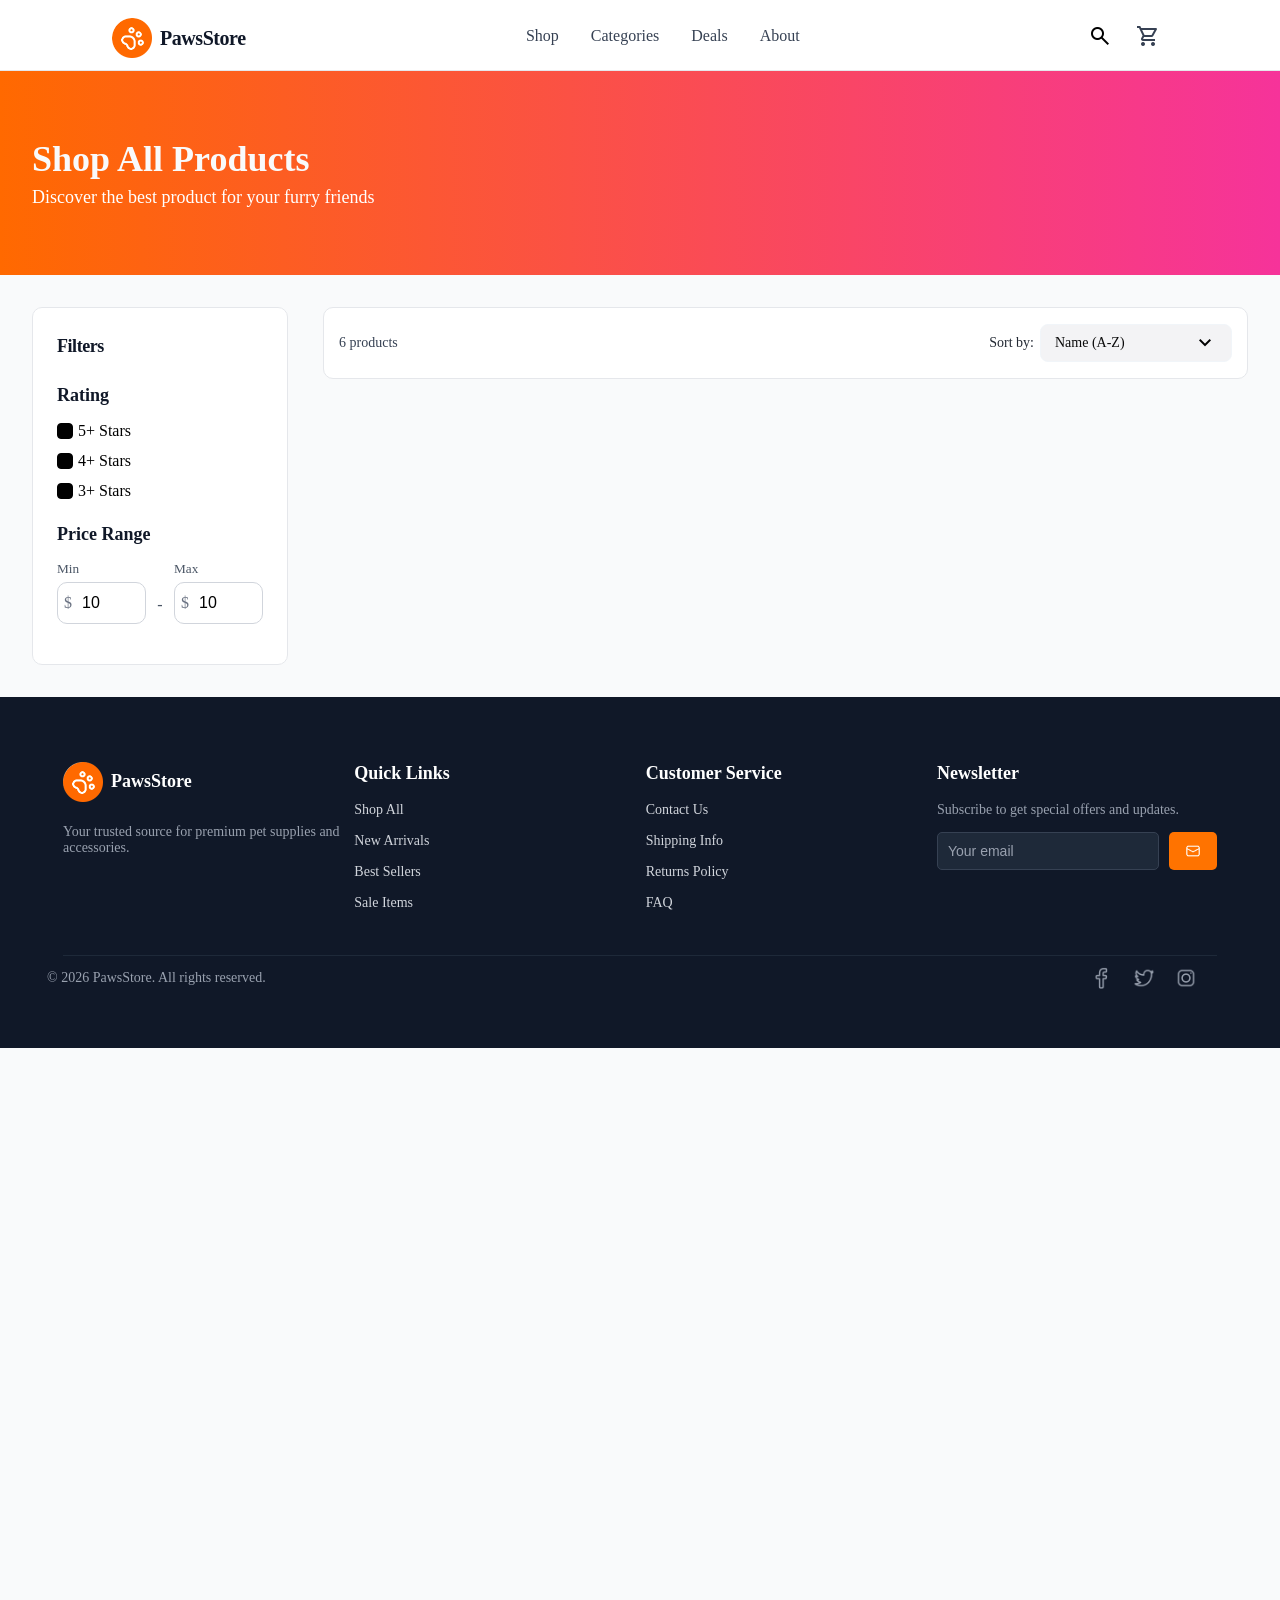
<file: index.html>
<!DOCTYPE html>
<html>
    <head>  
        <meta http-equiv="refresh" content="0; url=./about_page.html">
    </head>
    <body>  
        <p> перенаправление на <a href="./about_page.html">страницу </a>...</p>
    </body>
</html>
</file>
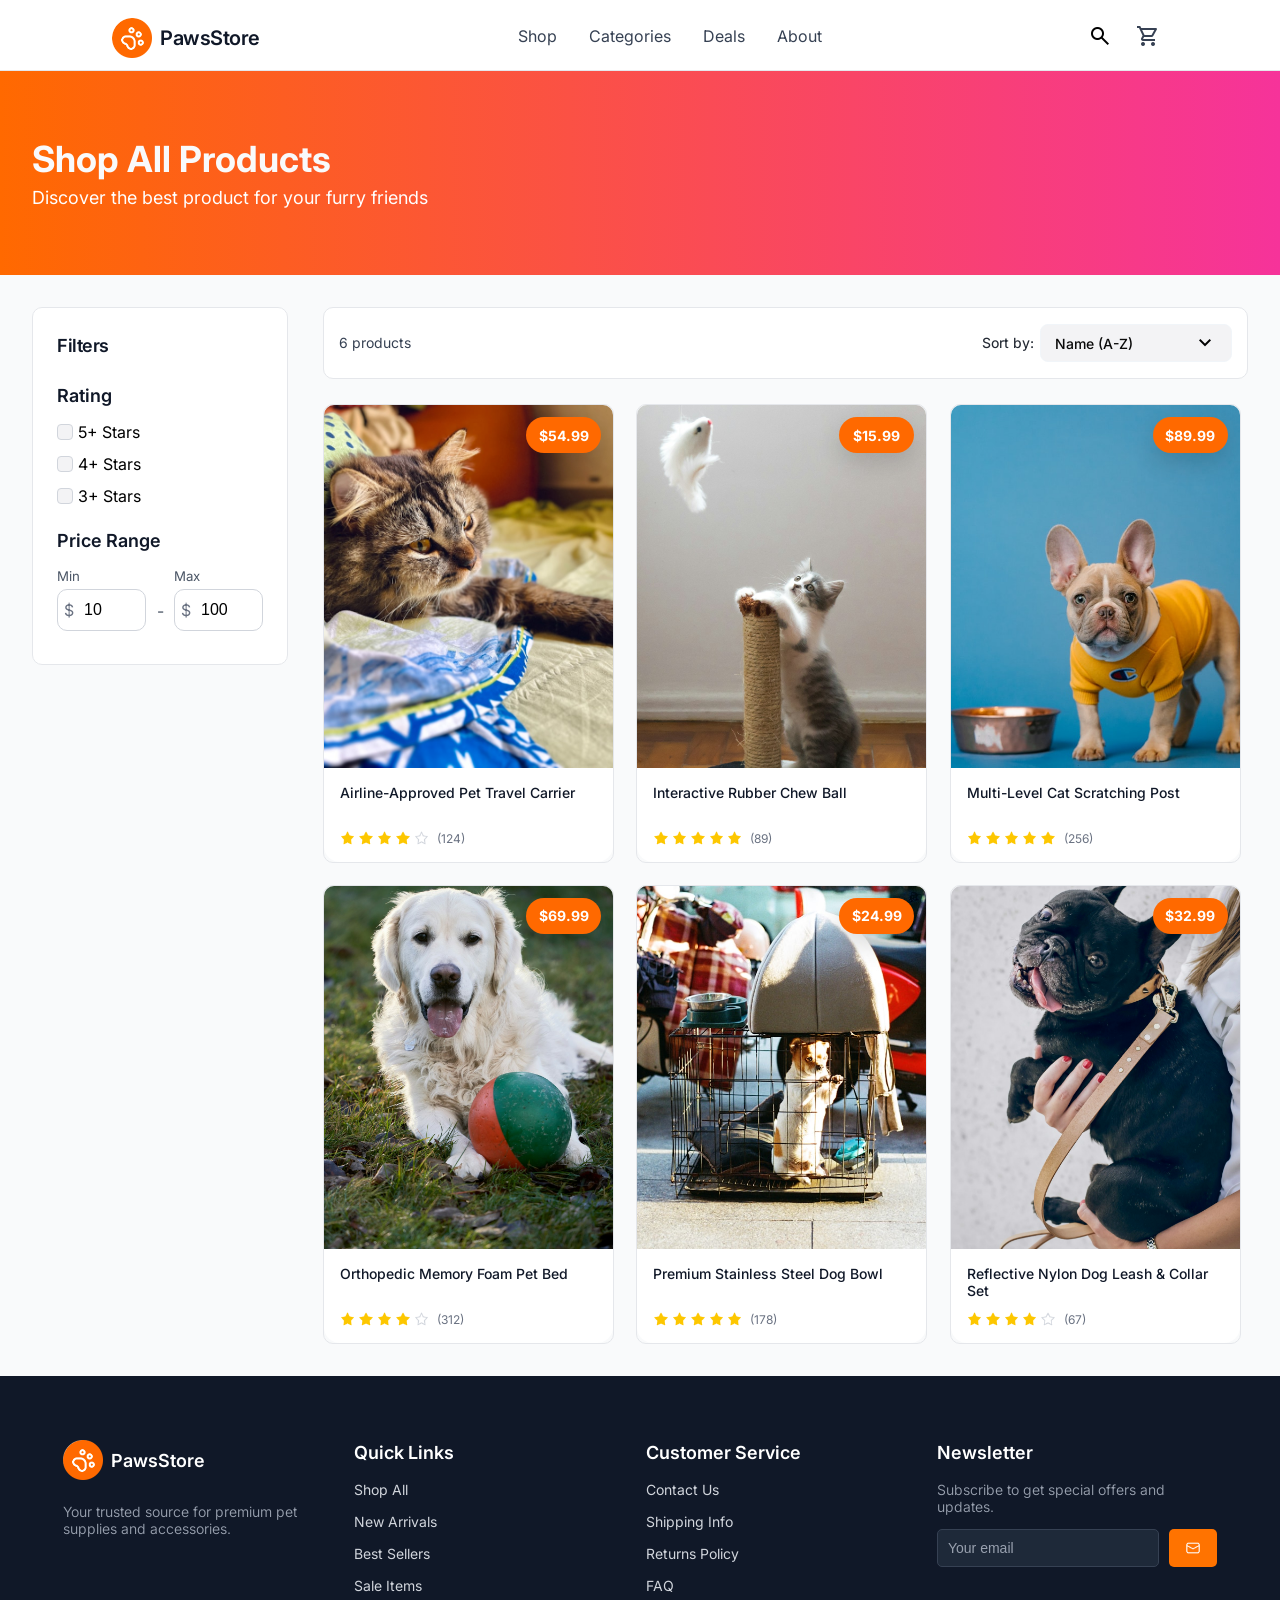
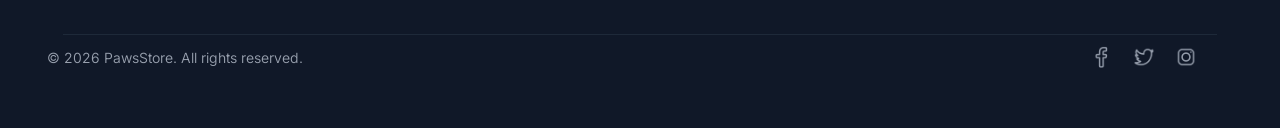
<file: about_page.html>
<!DOCTYPE html>
<html lang="en">
<head>
    <meta charset="UTF-8">
    <meta name="viewport" content="width=device-width, initial-scale=1.0">
    <title>About us</title>
    <link rel="stylesheet" href="main.css">
    <link rel="stylesheet" href="https://fonts.googleapis.com/css2?family=Material+Symbols+Outlined:opsz,wght,FILL,GRAD@20..48,100..700,0..1,-50..200" />
</head>
<body>
   <header>
    <div class="container">
        <div class="heder">
            <div class="logo">
                <a class="logo_link" href="about_page.html">
                    <img class="logo_img" src="img/logo.png" alt="Paws Store">
                    <h3 class="logo_text">PawsStore</h3>
                </a>
            </div>
            <div class="menu">
                <a href="about_page.html">Shop</a>
                <a href="about_page.html">Categories</a>
                <a href="about_page.html">Deals</a>
                <a href="about_page.html">About</a>
            </div>
            <div class="basket_search">
                <button class="header_btm search-btn">
                    <span class="material-symbols-outlined">search</span>
                </button>
                <div class="cart-icon-wrapper">
                    <a class="header_btm cart-link" href="shoping_bag.html">
                        <span class="material-symbols-outlined">shopping_cart</span>
                    </a>
                    <span class="cart-counter" style="display: none;">0</span>
                </div>
                <button class="burger_icon" style="display: none;" >
                    <span class="material-symbols-outlined">menu</span>
                </button>
            </div>
        </div>
        </div>
    </div>
    <div class="menu-sml">
            <a href="about_page.html">Shop</a>
            <a href="about_page.html">Categories</a>
            <a href="about_page.html">Deals</a>
            <a href="/about_page.html">About</a>
        </div>
</header>
    <main>
        <div class="headline">
                <div class="container">
                    <div class="slogans">
                         <h1 class="big_slogan">Shop All Products</h1>
                         <h3 class="small_slogan">Discover the best product for your furry friends</h3>
                    </div>
                </div>
            </div>
        <div class="container">
          <div class="main" id="main">
            <div class="filter">
                <p class="filters">Filters</p>
                <div class="set_cnt">
                    <form class="sort_by_rating">
                        <p class="name_of_block">Rating</p>
                        <div class="star_lines">
                            <div class="rating_checkbox">
                                <input class="checkbox" type="checkbox" id="stars5" name="rating5" checked />
                                <label class="lbl" for="stars5">5+ Stars</label>
                            </div>
                            <div class="rating_checkbox">
                                <input class="checkbox" type="checkbox" id="stars4" name="rating4" checked />
                                <label class="lbl" for="stars4">4+ Stars</label>
                            </div>
                            <div class="rating_checkbox">
                                <input class="checkbox" type="checkbox" id="stars3" name="rating3" checked />
                                <label class="lbl" for="stars3">3+ Stars</label>
                            </div>
                        </div>
                    </form>
                    
                    <div class="price_range">
                        <p class="name_of_block">Price Range</p>
                        <div class="min_max">
                            <div class="minmax">
                                <h5>Min</h5>
                                <div class="box">
                                    <div class="btm1">
                                        <p class="dollar">$</p>
                                        <input class="input_num" type="number" step="1" min="0" max="100" value="10">
                                    </div>
                                </div>
                            </div>
                            <p class="tire"> - </p>
                            <div class="minmax">
                                <h5>Max</h5>
                                <div class="box">
                                    <div class="btm1">
                                        <p class="dollar">$</p>
                                        <input class="input_num" type="number" step="1" min="0" max="100" value="10">
                                    </div>
                                </div>
                            </div>
                        </div>
                    </div>
                </div>
            </div>
           <div class="sort_line_"><div class="sort_line">

            <div class="filters_line">
                <button class="filters_btm">
                  <img src="img/фильтры.png">
                  <p>Filters</p>
                </button>
                <p class="product_in_all">6 products</p>
              </div>
            <div class="sort_by">
            <p>Sort by:</p>
            <div class="custom-select">
            <div class="select-selected">
                <h5>Name (A-Z)</h5>
                <span class="material-symbols-outlined select-arrow">keyboard_arrow_down</span>
            </div>
            <div class="select-items">
                <div class="select-items-wrapper">
                    <div class="select-option" data-value="name-az">
                        <p>Name (A-Z)</p>
                        <span class="material-symbols-outlined check-icon">check</span>
                    </div>
                    <div class="select-option" data-value="name-za">
                        <p>Name (Z-A)</p>
                        <span class="material-symbols-outlined check-icon">check</span>
                    </div>
                    <div class="select-option" data-value="price-low">
                        <p>Price (Low-High)</p>
                        <span class="material-symbols-outlined check-icon">check</span>
                    </div>
                    <div class="select-option" data-value="price-high">
                        <p>Price (High-Low)</p>
                        <span class="material-symbols-outlined check-icon">check</span>
                    </div>
                </div>
            </div>
             </div>
              </div>
           </div>
            <div class="filter_o">
                <div class="filter_head">
                    <p class="filters">Filters</p>
                    <button class="close"><img src="img/icons8-крест-48.png"></button>
                </div>
                <div class="set_cnt">
                    <form class="sort_by_rating">
                        <p class="name_of_block">Rating</p>
                        <div class="star_lines">
                            <div class="rating_checkbox">
                                <input class="checkbox" type="checkbox" id="stars5" name="rating5" checked />
                                <label class="lbl" for="stars5">5+ Stars</label>
                            </div>
                            <div class="rating_checkbox">
                                <input class="checkbox" type="checkbox" id="stars4" name="rating4" checked />
                                <label class="lbl" for="stars4">4+ Stars</label>
                            </div>
                            <div class="rating_checkbox">
                                <input class="checkbox" type="checkbox" id="stars3" name="rating3" checked />
                                <label class="lbl" for="stars3">3+ Stars</label>
                            </div>
                        </div>
                    </form>
                    
                    <div class="price_range">
                        <p class="name_of_block">Price Range</p>
                        <div class="min_max">
                            <div class="minmax">
                                <h5>Min</h5>
                                <div class="box">
                                    <div class="btm1">
                                        <p class="dollar">$</p>
                                        <input class="input_num" type="number" step="1" min="0" max="100" value="10">
                                    </div>
                                </div>
                            </div>
                            <p class="tire"> - </p>
                            <div class="minmax">
                                <h5>Max</h5>
                                <div class="box">
                                    <div class="btm1">
                                        <p class="dollar">$</p>
                                        <input class="input_num" type="number" step="1" min="0" max="100" value="10">
                                    </div>
                                </div>
                            </div>
                        </div>
                    </div>
                </div>
              </div></div>
            
            <div class="card_holder"></div>
          </div>
        </div>
    </main>
    <footer>
        <div class="container_footer">
            <div class="footer_flex">
            <div class="footer_box">
                <div class="lg">
                    <div class="logo">
                <a class="logo_link" href="about_page.html">
                    <img class="logo_img" src="img/logo.png" alt="Paws Store">
                    <h3>PawsStore</h3>
                </a>
            </div>
                    <p>Your trusted source for premium pet supplies and accessories.</p>
                </div>
            </div>
            
                <div class="footer_box">
                    <h3>Quick Links</h3>
                    <ul>
                        <li><a tabindex="0" href="about_page.html">Shop All</a></li>
                        <li><a tabindex="0" href="about_page.html">New Arrivals</a></li>
                        <li><a tabindex="0"href="about_page.html">Best Sellers</a></li>
                        <li><a tabindex="0"href="about_page.html">Sale Items</a></li>
                    </ul>
                </div>
                
                <div class="footer_box">
                    <h3>Customer Service</h3>
                    <ul>
                        <li><a tabindex="0"href="about_page.html">Contact Us</a></li>
                        <li><a tabindex="0"href="about_page.html">Shipping Info</a></li>
                        <li><a tabindex="0"href="about_page.html">Returns Policy</a></li>
                        <li><a tabindex="0"href="about_page.html">FAQ</a></li>
                    </ul>
                </div>
            
            <div class="footer_box">
                <h3>Newsletter</h3>
                <p>Subscribe to get special offers and updates.</p>
                <div class="letter_field">
                    <input class type="email" id="email" name="email" placeholder="Your email">
                    <button class="subscribe"><img class="letter_btn" src="img/icons8-новый-пост-100.png" alt="Subscribe"></button>
                </div>
            </div>
            </div>
           <div class="bottom">
                <p>© 2026 PawsStore. All rights reserved.</p>
    <div class="social_media">
        <a class="social_link" href="about_page.html">
            <img class="icon_sm default" src="img/icons8-facebook-100.png" alt="Facebook">
            <img class="icon_sm hover" src="img/icons8-facebook-100-2.png" alt="Facebook">
        </a>
        <a class="social_link" href="about_page.html">
            <img class="icon_sm default" src="img/icons8-твиттер-100.png" alt="Twitter">
            <img class="icon_sm hover" src="img/icons8-твиттер-100-2.png" alt="Twitter">
        </a>
        <a class="social_link" href="about_page.html">
            <img class="icon_sm default" src="img/icons8-instagram-100.png" alt="Instagram">
            <img class="icon_sm hover" src="img/icons8-instagram-100-2.png" alt="Instagram">
        </a>
    </div>
</div>
        </div>
    </footer>

<script src="js/products-data.js"></script>
<script src="js/render-products.js"></script>
<script  src="js/burger_menu.js"></script>
</body>
</html>
</file>
<file: main.css>
@import url('https://fonts.googleapis.com/css2?family=Inter:ital,opsz,wght@0,14..32,100..900;1,14..32,100..900&display=swap');

body {
    font-family: "Inter";
    margin: 0;
    background-color: #F9FAFB;
}

a {
    color: #364153;
    text-decoration: none;
}
a:hover{
    color: #FF6900 ;
}
.test{
    width: 100%;
    padding: 0;
    height: auto;
}
.container {
    margin-left: 80px;
    margin-right: 80px;
    padding: 32px;
}
.container_good{
     width: auto;
    max-width: 1216px;
    margin-left: 80px;
    margin-right: 80px;
    padding: 48px 32px 48px 32px;
    transition: margin 2s 1s;
}
.container_way{
    width: auto;
    margin-left: 80px;
    margin-right: 80px;
    padding: 16px 32px 16px 32px;  
}
header .container{
    padding: 0;
    margin-left: 80px;
    margin-right: 80px;
    padding: 0px 32px 0px 32px;
    height: 80px;
}

.headline {
    background: linear-gradient(90deg, #FF6900 0%, #F6339A 100%);
    color: #F9FAFB;
    padding: 0;
    height: 204px;
    display: flex;
    align-items: center;
}

.headline .container {
    display: flex;
    justify-content: flex-start;
    align-items: center;
}

.slogans {
    display: flex;
    flex-direction: column;
    max-width: 600px;
}

.big_slogan {
font-weight: 700;
font-size: 36px;
line-height: 40px;
margin: 0px 0px 8px 0px;

}

.small_slogan {
    font-weight: 400;
    font-size: 18px;
    margin: 0;
}

header {
    position: sticky;
    top: 0;
    width: 100%;
    height: 70px;
    background-color: #ffffff;
    z-index: 20;
    border-bottom: 1px solid #E5E7EB;
        display: flex;
    flex-direction: column;
    
}

.heder {
    display: flex;
    flex-direction: row;
    justify-content: space-between;
    align-items: center;
    flex-wrap: wrap;
    margin-bottom: 0;
    padding-top: 10px;
    gap: 9px;
}

.logo {
    margin: 8px 0 4px 0;
}

.logo_link {
    display: flex;
    align-items: center;
    gap: 8px;
    text-decoration: none;
}

.logo_img {
    width: 40px;
    height: 40px;
}

.logo_text {
    font-weight: 600;
    font-size: 20px;
    line-height: 28px;
    letter-spacing: -0.45px;
    color: #101828;
    margin: 0;
}

.menu {
    display: flex;
    color: #364153;
    gap: 32px;
}

.basket_search {
    display: flex;
    gap: 8px;
}

.cart-icon-wrapper {
    position: relative;
    display: inline-block;
}


.notification-content {
    display: flex;
    flex-direction: row;
    align-items: center;
    gap: 16px;
    padding: 16px 20px;
}

.cart-notification p {
    flex: 1;
    display: flex;
    flex-direction: column;
}

.header_btm {
    background-color: #ffffff;
    border-radius: 50%;
    border: none;
    width: 40px;
    height: 40px;
    display: flex;
    align-items: center;
    justify-content: center;
    cursor: pointer;
}

.header_btm:hover {
    background-color: #ededed;
}

.burger_icon {
    background-color: transparent;
    border-radius: 50%;
    border: none;
    width: 40px;
    height: 40px;
    display: flex;
    align-items: center;
    justify-content: center;
    cursor: pointer;
}

.burger_icon:hover {
    background-color: #ededed;
}
.menu-sml{
    display: flex;
    flex-direction: column;
    align-items: start;
    color: #364153;
    gap: 32px;
    height: auto;
    background-color: #ffffff;
}
.main {
    display: grid;
    grid-template-columns: 256px auto;
    grid-template-rows: auto auto;
    gap: 20px;
}

.filter {
    position: sticky;
    top: 98px;
    height: 308px;
    background-color: #FFFFFF;
    border: 1px solid #E5E7EB;
    border-radius: 10px;
    grid-column: 1/2;
    grid-row: 1/3;
    z-index: 10;
    padding: 24px;
}

.filters {
    font-size: 18px;
    font-weight: 600;
line-height: 28px;
letter-spacing: -0.44px;
    color: #101828;
    margin: 0px 0px 25px 0px;
}

.btm1 {
    display: flex;
    flex-direction: row;
    background-color: white;
    border: 1px solid #D1D5DC;
    border-radius: 10px;
    align-items: center;
    height: 28px;
    padding: 6px;
    color: #232933;
    width: 75px;

}
 .btm1:hover{
        border: 2px solid #ff942f;
    }

.dollar {
    margin: 0;
    padding: 0;
    color: #6A7282;
}

input {
    appearance: none;
    border: none;
    outline: none;
    background: none;
    padding: 0px;
    margin: 0;
    font-size: 16px;
}
.input_num{
     appearance: none;
    border: none;
    outline: none;
    background: none;
    padding: 0px 0px 0px 10px;
    margin: 0;
    font-size: 16px;
    width: 100%;
}

.min_max {
    display: flex;
    flex-direction: row;
    justify-content: space-between;
    align-items: center;
    margin-top: 10px;
    padding: 0;
    width: 100%;
}

.minmax h5 {
    margin: 0;
    padding: 0;
    size: 12px;
    font-weight: 400;
    margin: 0 0 5px 0px;
    color: #4A5565;
}

.tire {
    align-self: flex-end;
    margin: 24px 0px 0px 0px;
    padding: 10px;
    color: #4A5565;
}

.name_of_block {
    font-size: 18px;
    font-weight: 600;
    color: #101828;
    margin-top: 0px;
    margin-bottom: 16px;
}

.sort_by_rating {
    margin: 0px 0px 24px 0px; ;
}

.rating_checkbox {
    margin-top: 0px;
    margin-bottom: 12px;
    width: fit-content;
    display: flex;
    justify-content: center;
    align-items: center;
}

.lbl {
    padding-left: 5px;
}

.checkbox {
    appearance: none;
    position: relative;
    width: 16px;
    height: 16px;
    background: #F3F3F5;
    border-radius: 4px;
    border: 1px solid #D1D5DC;
}

.checkbox::after {
    content: "";
    position: absolute;
    top: 50%;
    left: 50%;
    transform: translate(-50%, -50%);
    width: 12px;
    height: 12px;
    background-image: url("img/icons8-галочка-3.svg");
    background-size: contain;
    background-repeat: no-repeat;
    background-position: center;
    opacity: 0;  
}
.checkbox:checked::after {
    opacity: 1;      
}
.checkbox:checked {
    background-color: #000000;
    border-color: #000000;
}
.sort_line_{
    display: flex;
    flex-direction: column;
    gap:0px;
    margin-bottom: 5px;
}
.sort_line {
    height: 70px;
    background-color: #FFFFFF;
    grid-column: 2/3;
    grid-row: 1/2;
    display: flex;
    border: 1px solid #E5E7EB;
    border-radius: 10px;
    flex-direction: row;
    align-items: center;
    justify-content: space-between;
    padding: 0 15px;
    margin: 0px 0px 0px 15px;
}
.product_in_all{
   color: #4A5565; 
   font-size: 14px;
   font-weight: 300;
}

.sort_line p {
    color: #364153;
    opacity: 1;
    font-size: 14px;
font-weight: 400;
font-size: 14px;
line-height: 20px;
margin: 0px;
}
.filters_btm{
    padding: 8px 16px 8px 16px;
    background-color: #F3F4F6;
    border: 0px solid transparent;
    border-radius: 8px;
    display: flex;
    flex-direction: row;
    align-items: center;
    margin-right: 8px;
    gap: 5px;
    display: none;
}
.filters_btm img{
    width: 15px;
    height: 15px;
}
.filters_btm p{
font-weight: 500;
font-size: 16px;
line-height: 24px;
letter-spacing: -0.31px;
color: #0A0A0A;
margin: 0px;
}
.filters_btm:hover{
    background-color: #d8d8d8;
}
.sort_by {
    display: flex;
    align-items: center;
    justify-content: space-between;
    gap: 6px;
    margin: 0px;
    font-weight: 300;
    font-size: 14px;
}
.filter_o{
    display: none;
}
.custom-select {
    position: relative;
    width: 192px;
    user-select: none;
    align-items: center;
}

.select-option:hover {
    background-color: #ededed;
}

.select-selected {
    background-color: #F3F3F5;
    border: 1px solid #f1f5f9;
    border-radius: 8px;
    padding: 6px 14px;
    cursor: pointer;
    display: flex;
    justify-content: space-between;
    align-items: center;
    gap: 8px;
}

.select-selected h5 {
    margin: 0;
    padding: 0;
    font-size: 14px;
    color: #0A0A0A;
    font-weight: 500;
}

.sort_by p {
    font-size: 14px;
    color: #232933;
    font-weight: 450;
    margin: 0;
    padding: 0;
}

.sort_line a {
    font-size: 14px;
    font-weight: 400;
}

.select-items {
    position: absolute;
    top: 100%;
    left: 0;
    right: 0;
    background-color: transparent;
    margin-top: 6px;
    z-index: 1000;
    display: none;
    padding: 4px;
}

.custom-select.active .select-items {
    display: block;
}

.select-items-wrapper {
    background-color: white;
    border: 1px solid #e2e8f0;
    border-radius: 8px;
    box-shadow: 0 4px 12px rgba(0, 0, 0, 0.1);
    overflow: hidden;
    padding: 4px;
}

.select-option {
    padding: 8px 12px;
    cursor: pointer;
    font-size: 14px;
    color: #1e293b;
    display: flex;
    justify-content: space-between;
    align-items: center;
    transition: none;
    border-radius: 8px;
    margin: 0 2px;
}

.select-option .check-icon {
    color: #717182;
    font-size: 18px;
    display: none;
}

.select-option.selected .check-icon {
    display: inline-block;
}

.card_holder {
   margin: 0px 0px 0px 15px;
   display: grid;
   grid-template-columns: 31.5% 31.5% 31.5%;
   gap: 22px;
}

.product_img {
    width: 100%;
    height: 100%;
    object-fit: cover;
}

.card_holder a {
    display: block;
    border-radius: 10px;
    border: 1px solid #E5E7EB; 
}

.card_holder a:hover {
    border-radius: 10px;
    border: 1px solid #FF6900;
}

.product_card {
   width: 100%;
    max-width: 291px;
    height: auto;      
    border: none;
    overflow: hidden;
    background-color: transparent;
}
.product-main-link {
    display: block;
}
.img_frame {
    margin: 0;
    padding: 0;
    width: 100%;
    aspect-ratio: 291 / 366;  
    border-radius: 10px 10px 0 0;
    overflow: hidden;
    position: relative;
}
.card_holder a:hover .img_frame::before {
    content: '';
    position: absolute;
    top: 0;
    left: 0;
    width: 100%;
    height: 100%;
    background: rgba(0, 0, 0, 0.1);
    pointer-events: none;
    z-index: 10;         
}
.card_holder a:hover .product_card {
    box-shadow: 0 10px 25px rgba(0, 0, 0, 0.15); 
}

.card_holder a:hover .product_img {
    transform: scale(1.2); 
    transition: 0.4s; 
}
.card_holder a:hover .price_pl{
     opacity: 0;  
     appearance: none;
     transition: 0.4s; 
}
.card_holder a:hover .add_info{
    opacity: 1;
    z-index: 10;
    transition: 0.4s; 
    bottom: 16px; 
}
.rating_prd_crd{
    display: flex;
    flex-direction: row;
    gap: 2px;
    align-items: center;
    justify-content: flex-start;
}


.common_score{
    margin-left: 5px;
    font-size: 12px;
    color: #6A7282;
    font-weight: 400;
}

.star{
    width: 6%;
}
.card_info{
    display: flex;
    flex-direction: column;
    justify-content: flex-start;
    padding: 16px;
    background-color: #ffffff;
    border-bottom-left-radius: 16px;
    border-bottom-right-radius: 16px;
}
.rating{
    display: flex;
    flex-direction: row;
    align-items: center;
    gap: 3px;
}
.card_info h5{
    color: #101828;
    font-weight: 500;
    font-size: 14px;
    margin-top: 0px;
    margin: 0px 0px 6px 0px;
    height: 40px;
}
.price_pl{
    display:flex;
    flex-direction: row;
    justify-content: center;
    align-items: center;
    width: 75px;
    height: 36px;
    background-color:#FF6900;
    border: 0px solid #FF6900;
    border-radius: 30px;
    position: absolute;
    top: 12px;    
    right: 12px;
     z-index: 15;
    box-shadow: 0 10px 25px rgba(0, 0, 0, 0.15); 

}
.price_span{
    font-weight: 700;
    font-size: 14px;
    color: #FFFFFF;
}
.add_info {
    position: absolute;
    left: 16px;             
    right: 16px;              
    bottom: -100%;          
    background-color: white;
    border-radius: 10px;
    box-shadow: 0 4px 12px rgba(0, 0, 0, 0.15);
    padding: 16px;
    opacity: 1;
    transition: bottom 0.4s ease, opacity 0.3s ease;
    z-index: 20; 
    min-height: min-content;
}
.btm_price{
    display: flex;
    flex-direction: row;
    justify-content: space-between;
    align-items: center;
    margin: 0px;
}
.buy_btn{
    width: 40px;
    height: 40px;
    border: 0px solid transparent;
    border-radius: 40px;
    display: flex;
    align-items: center;
    justify-content: center;
    cursor: pointer;
    padding: 0;
    background-color: #FF6900;
}
.buy_btn:hover{
    background-color: #ff5500;
    transform: scale(1.05);
}
.buy_icon{
    width: 34px;
}
.add_info .card_info{
    margin-bottom: 10px;
    margin-left: 0px;
    padding: 0px;
}
.add_info .card_info h5{
    font-size: 16px;
    font-weight: 500;
    margin-bottom: 10px;
    margin-top: 0px;
}
.price{
    font-size: 20px;
    font-weight: 700;
    color: #FF6900;
    margin: 0px;
}
.container_footer{
    padding: 48px 32px 48px 32px;
    margin: 0px 31px 0px 31px;
}
footer{
    width: 100%;
    height: auto;
    background-color: #101828;
}
.footer_box{
    width: 280px;
    height: 163px;
}
footer p{
    font-weight: 350;
    font-size: 14px;
    color: #99A1AF;
}
h3{
    color: #FFFFFF;
    font-weight: 600;
    font-size: 18px;
}
.footer_flex{
    height: 210px;
    display: flex;
    flex-direction: row;
    justify-content: space-between;
    border-bottom: 1px solid #1E2939;
}
footer a{
    color: #D1D5DC;
}

ul{
    padding: 0px;
}
li{
    list-style-type: none;
    font-size: 14px;
    font-weight: 400;
    margin-bottom: 15px;
}
.letter_field{
    display: flex;
    flex-direction: row;
    justify-content: start;
    gap: 10px;
}
.bottom{
    margin-left: -16px;
    margin-right: 20px;
    display: flex;
    flex-direction: row;
    justify-content: space-between;
    align-items: center;
}
.letter_btn{
    width: 16px;
}
.subscribe{
    display: flex;
    width: 48px;
    height: 38px;
    border: 0px solid ;
    border-radius: 5px;
    background-color: #ff7300;
    justify-content: center;
    align-items: center;
}
.subscribe:hover{
    background-color: #ff5500;
}
#email{
   width: 212px;
   height: 36px;
   border: 1px solid #364153 ;
   border-radius: 5px;
   background-color: #1E2939;
   cursor: default;
   padding-left: 10px;
   caret-color: #ffffff; 
   color: #D1D5DC;
   font-weight: 350;
    font-size: 14px;
}
input::placeholder{
    font-weight: 350;
    font-size: 14px;
    color: #99A1AF;
}
#email:focus{
    border: 1px solid #FF6900;
    outline: none; 
}
.social_media{
    display:flex;
    flex-direction: row;
    justify-content: space-between;
    gap: 20px;
}
.social_link {
    position: relative;
    display: inline-block;
    width: 22px;
    height: 22px;
    text-decoration: none;
}
.icon_sm.default {
    position: relative;
    width: 22px;
    height: 22px;
    display: block;
}
.icon_sm.hover {
    position: absolute;
    top: 0;
    left: 0;
    width: 22px;
    height: 22px;
    opacity: 0;
}
.social_link:hover .icon_sm.default {
    opacity: 0;
}
.social_link:hover .icon_sm.hover {
    opacity: 1;
}
.social_link:active .icon_sm.hover {
    opacity: 1;
}

.notification-content p {
font-weight: 500;
font-size: 13px;
line-height: 19.5px;
letter-spacing: -0.08px;
color: #000000;
margin: 0px;
padding: 0px;

}
.notification-content span {
    display: flex;
    align-items: center;
    justify-content: center;
    width: 16px;
    height: 16px;
    background-color: #000000;
    border-radius: 50px;
    border: 0px solid transparent;
}

.notification-icon {
     width: 12px;
    height: 12px;
}

.notification-text {
    flex: 1;
    display: flex;
    flex-direction: column;
}



@media screen and (max-width: 1024px) {
    .menu {
        display: none;
    }

    .burger_icon {
        display: flex !important;
    }
    }

@media screen and (max-width: 1024px) {
    .container {
        margin: 0px;
    }
    header .container{
    padding: 0;
    margin: 0px;
    padding: 0px 16px 0px 16px;
    height: 80px;
    }

    .filter{
        display: none;
    }
    .filters_line{
        display: flex;
        flex-direction: row;
        align-items: center;
    }
    .filters_btm{
    display: flex;
    flex-direction: row;
    gap: 5px;
    }
    .main {
    grid-template-columns: 1fr;
     }
    .sort_line{
        grid-column: 1 / 3;
        margin: 0px;         
        height: 70px;
        padding: 0 15px;
    }
     .filter_o{
    width: auto;
    height: auto;
    background-color: #FFFFFF;
    border: 1px solid #E5E7EB;
    border-radius: 10px;
    z-index: 10;
    display: none;
    padding: 24px;
    margin-bottom: 20px;
    }
    .filter_head{
        display: flex;
        flex-direction: row;
        justify-content: space-between;
        align-items: center;
        margin: 0px 0px 24px 0px;
    }
    .close{
        background-color: transparent;
        border: 0px solid transparent;
        border-radius: 50px;
        width: 36px;
        height: 36px;
        display: flex;
        flex-direction: row;
        justify-content: center;
        align-items: center;
    }
    .close:hover{
        background-color: #e6e6e6;
    }
    .close img{
        width: 30px;
        height: 30px;
    }
    .input_num {
    padding: 8px 12px 8px 10px;}

    .min_max{
        justify-content: space-between;
    }
    .minmax {
    flex: 1;  
    width: 100%;
}
    .tire {
    align-self: center;
    margin: 16px 3px 7px 10px;
    padding: 10px;
}
    .btm1{
        width: auto;
    }
    .card_holder {
    margin: 0px;
    gap: 25px;
    grid-template-columns: 48% 48%;
    }

    .product_card {
        height: auto;  
        max-width: 100%; 
    }
    .img_frame {
        height: auto; 
        max-width: 100%;  
        aspect-ratio: 291 / 366; 
    }
    .footer_flex{
        display: grid;
        grid-template-columns: 1fr 1fr;
        grid-template-rows: 1fr 1fr;
        gap:10px;
        height: auto;
        padding-bottom: 24px;
    }
     .container_footer{
       margin: 0px;
           padding: 48px 24px 48px 24px;
    }
    .footer_box{
        width: 100%;
        height: auto;;
    }
    #email{
   width: 100%;
   height: 20px;
   padding: 8px 12px 8px 12px;
}
    .bottom {
        margin: 0;
    }
    
}
@media screen and (max-width:637px) {
     .headline {
        height: 196px;
    }
    .main{
        gap: 0px;
    }
    .card_holder {
    margin: 0px;
    gap: 18px;
    grid-template-columns: 100%;
    }
    .product_card {
        height: auto;  
        max-width: 100%; 
    }
    .img_frame {
        height: auto; 
        max-width: 100%;  
        aspect-ratio: 291 / 366; 
    }
    .sort_line{
        flex-direction: column;
        align-items: start;
        width: auto;
        height: 96px;
        padding: 16px;
        gap:15px;
        margin-bottom: 20px;
    }
    .custom-select{
        width: 100%;
    }
    .sort_by{
        width: -webkit-fill-available;
    }
    .option{
        width: 150px;
    }

    .filters_line {
        display: flex;
        flex-direction: row;
        align-items: center;
    }
    .footer_flex{
        display: flex;
        flex-direction: column;
        justify-content: start;
    }
    .bottom{
        flex-direction: column;
        justify-content: center;
        padding-top: 32px;
    }
}
@media screen and (max-width: 425px) {
    header .container {
        margin: 0;
        padding: 0px 16px 0px 16px;
        height: 80px;
    }

    .headline .container{
        padding: 48px 16px 48px 16px;
    }
    .big_slogan{
font-weight: 700;
font-size: 30px;
line-height: 36px;
letter-spacing: 0.4px;
margin: 0px 0px 8px 0px;

    }
    .logo_text {
        display: none;
    }

    .header_btm {
        width: 36px;
        height: 36px;
    }

    .burger_icon {
        width: 36px;
        height: 36px;
    }

    footer .container{
        padding: 48px 24px 48px 24px;
    }
    .footer_box{
        width: 343px;
        height: auto;
    }
}

.way{
    border-bottom: 1px solid #E5E7EB;
    background-color: #ffffff;}
.ways{
    display: flex;
    flex-direction: row;
    justify-content: flex-start;
    align-items: center;
    gap: 7px;
    margin: 0px;
}
.arrow{
    height: 14px;
    margin: 2px;
}
.way a{
    font-size: 14px;
    font-weight: 400;
    color: #4A5565;
}
.end_point{
    font-size: 14px;
    font-weight: 400;
    color: #101828;
    margin: 0px;
}
.product_page{
    display: grid;
    grid-template-columns: 1fr 1fr;
    grid-template-rows: auto;
    gap: 50px;
    margin-bottom: 48px;
}

/* Карусель */
.product_picture_part {
    width: auto;
    max-width: 584px;
    padding: 24px;
    height: auto;
    border: 1px solid #E5E7EB;
    border-radius: 10px;
    background-color: #ffffff;
}

.carousel-container {
    position: relative;
    width: 100%;
    max-width: 535px;
    margin: 0 auto;
    overflow: hidden;
    border-radius: 16px;
}

.carousel-slides {
    display: flex;
    transition: transform 0.3s ease;
    width: 100%;
}

.carousel-slide {
    flex: 0 0 100%;
    aspect-ratio: 534 / 540;
    width: 100%;
}

.carousel-slide img {
    width: 100%;
    height: 100%;
    object-fit: cover;
    display: block;
}

/* Кнопки навигации */
.carousel-prev,
.carousel-next {
    position: absolute;
    top: 50%;
    transform: translateY(-50%);
    background: transparent;
    border: none;
    border-radius: 50%;
    width: 40px;
    height: 40px;
    cursor: pointer;
    display: flex;
    align-items: center;
    justify-content: center;
    z-index: 10;
}


.carousel-prev {
    left: 10px;
}

.carousel-next {
    right: 10px;
}

.carousel-prev img,
.carousel-next img {
    width: 40px;
    height: 40px;
    opacity: 0.5;
}

.carousel-prev img:hover,
.carousel-next img:hover{
opacity: 1;
}

.carousel-dots {
    position: absolute;
    bottom: 15px;
    left: 50%;
    transform: translateX(-50%);
    display: flex;
    gap: 12px;
    list-style: none;
    margin: 0;
    padding: 0;
    z-index: 10;
}

.dot {
    width: 8px;
    height: 8px;
    background-color:#FF6900;
    border-radius: 50%;
    cursor: pointer;
    transition: opacity 0.2s ease;
    list-style: none;
     width: 8px;
    height: 8px;
    margin: 0 5px;
    padding: 0;
}

.dot.active {
    opacity: 1;
    background-color: #FF6900;
}

.dot:not(.active) {
    opacity: 0.5;
}

.dot:hover {
    opacity: 1;
    background-color: #FF6900;
}

.product_info_part{
    max-width: 584px;
    height: auto;
    width: 100%;
}
.product_category{
    border: 1px solid #FFEDD4;
    background-color: #FFEDD4;
    font-size: 14px;
    font-weight: 400;
    color: #CA3500;
    width: 121px;
    height: 28px;
    border-radius: 30px;
    display: flex;
    align-items: center;
    justify-items: center;
    padding-left: 10px;
    margin-top: 0px;
    margin-bottom: 16px;
}
.product_name{
    margin-top: 0px;
    margin-bottom: 16px;
    font-size: 36px;
    font-weight: 700px;
}
.product_page .star{
    width: 23px;
}
.product_page .rating{
    display: flex;
    flex-direction: row;
    gap:1px;
    align-items: center;
    margin-bottom: 13px;
}
.product_page .common_score{
    font-size:14px ;
    font-weight:400 ;
    color: #4A5565;
    margin-left: 0px;
}
.product_price{
    color: #FF6900;
    font-size: 30px;
    font-weight: 700;
    margin-top: 0px;
    margin-bottom: 24px;
line-height: 36px;
letter-spacing: 0.4px;

}
.key_highlights_box{
    width: auto;
    height: auto;
    max-width: 584px;
    background-color: #FFF7ED;
    border: 1px solid #FFEDD4;
    border-radius: 10px;
    padding: 16px;
    display: flex;
    flex-direction: column;
    gap: 0px;
    margin-top: 0px;
    margin-bottom: 24px;
}
.key_highlights_box h3{
    font-size: 18px;
    font-weight: 600;
    color: #101828;
    margin-top: 0px;
    margin-bottom: 8px;
    padding: 0px;
}
.key_highlights_box ul {
    list-style: none;  
    margin: 0;
    padding: 0;
}

.list_key {
    margin: 0px 0px 0px 16px;
}

.key_highlights_box li {
    position: relative;
    margin: 0px 0px 4px 0px;
    padding-left: 10px;  
    font-size: 14px;
    font-weight: 400;
    color: #364153;
    list-style: none;    
    font-family: Inter;
line-height: 20px;
letter-spacing: -0.15px;

}

.key_highlights_box li::before {
    content: "•";
    position: absolute;
    left: 0;
    top: -3%;
    color: #364153;    
    font-size: 10px;     
    font-weight: bold;
}
.quantity_panel{
    display: flex;
    flex-direction: row;
    align-items: center;
    justify-content: flex-start;
    gap:10px;
}
.discription{
    display: flex;
    flex-direction: column;
    margin-bottom: 24px;
    margin-top: 0px;
    width: auto;
    max-width: 584px;
}
.discription h3{
    font-size: 18px;
    font-weight: 600;
    color: #101828;
    margin-bottom: 8px;
    margin-top: 0px;
    padding: 0px; 
}
.discription p{
    font-size: 16px;
    font-weight: 400;
    color: #364153;
    padding: 0px;
    margin: 0px;
line-height: 26px;
letter-spacing: -0.31px;

}
.quantity_panel{
    margin-top: 0px;
    margin-bottom: 24px;
}
.quantity-wrapper {
  display: flex;
  align-items: center;
  gap: 3px;
  border: 1px solid #D1D5DC;
  border-radius: 10px;
  width: 112px;
  height: 40px;
  overflow: hidden;
}

.quantity-value {
    width: 50px;
    text-align: center;
    font-size: 16px;
    font-weight: 500;
    color: #1e293b;
}
.plus, .minus {
  cursor: pointer;
  border: none;
  background-color: transparent;
  padding: 0;
  font-size: 10px;
    font-size: 24px;
    font-weight: 200;
    width: 32px;
    height: 100%;
    display: flex;
    align-items: center;
    justify-content: center;
    color: #0A0A0A;
}
.buy_buttom{
    width: 100%;
    max-width: 584px;
    height: 56px;
    padding: 0px;
    margin-top: 0px;
    margin-bottom: 24px;
    background-color:#ff730f;
    border: 0px solid transparent;
    border-radius: 10px;
    display: flex;
    flex-direction: row;
    justify-content: center;
    align-items: center;
    gap: 10px;
}
.buy_buttom:hover{
    background-color:#ff5601;
}
.buy_buttom img{
    width: 24px;
    height: 24px;
}
.buy_buttom h3{
    font-size: 16px;
    font-weight: 600px;
    color: #FFFFFF;
}
.tech_specific{
    max-width: 534px;
    width: auto;
    height: auto;
    border: 1px solid #E5E7EB;
    border-radius: 14px;
    background: linear-gradient(180deg, #F9FAFB 0%, #F3F4F6 100%);
    display: flex;
    flex-direction: column;
    padding: 24px;
}
.tech_specific_header{
    display: flex;
    flex-direction: row;
    justify-content: flex-start;
    align-items: center;
    gap: 10px;
    margin-top: 0px;
    margin-bottom: 16px;
}
.tech_specific_header img{
    width: 36px;
}
.tech_specific_header h3{
    font-size: 18px;
    font-weight: 700px;
    color: #101828;
    margin: 0px;
}
.specific_holder{
    display: grid;
    grid-template-columns: 1fr 1fr;
    gap: 10px;
    
}
.specific_box{
    flex: 1 1 auto;      
    min-width: 160px;   
    max-width: 536px;
    height: 42px;
    border: 1px solid #E5E7EB;
    border-radius: 10px;
    padding:16px;
    background-color: #FFFFFF;
    display: flex;
    flex-direction: row;
    align-items: center;
    gap: 15px;
}
.specific_box:hover{
    border: 1px solid #faa14e;
    box-shadow: 0 5px 10px rgba(51, 51, 51, 0.15); 
    transition: 0.4s; 

}
.imopent_icon{
    width: 32px;
    height: 32px;
    border: 0px solid transparent;
    border-radius: 10px;
    background-color: #FFF7ED;
    display: flex;
    flex-direction: row;
    justify-content: center;
    align-items: center;
}
.specific_box:hover .imopent_icon{
    background-color:#ffead0 ;
    transition: 0.4s; 
}
.imopent_icon img{
    width: 16px;
}
.specific_txt{
    display: flex;
    flex-direction: column;
    gap: 7px;
}
.specific_txt h6{
    font-size: 12px;
    font-weight: 400;
    color: #6A7282;
    margin: 0px;
    padding: 0px;
}
.specific_txt p {
    font-size: 14px;
    font-weight: 600;
    color: #101828;
    margin: 0px;
    padding: 0px;
}


@media screen and (max-width: 1024px){
    .product_page{
    grid-template-columns: auto;
    grid-template-rows: auto auto;
    }
    .product_picture_part,
    .product_info_part,
    .key_highlights_box, 
    .discription,
    .buy_buttom,
    .tech_specific,
    .carousel-container{
        max-width: 965px;
    }
    .product_picture_part{
        padding: 16px;
    }
    .specific_holder {
        gap: 12px;
    }
    .specific_box{
         flex: 0 0 calc(50% - 40px); 
        min-width: auto;
        padding: 14px;
        gap: 12px;
    }
    .product_page{
        margin-bottom: 18px;
    }
}

@media screen and (max-width: 640px) {
     .specific_box {
        flex: 100%;
        max-width: 100%;
        padding: 12px;
    }
    .specific_holder{
        grid-template-columns: 1fr;
    }
    
}
.bag_main{
    height: auto;
}
.shoppin_bag_way{
    width:100%;
    height: auto;
    background-color: #FFFFFF;
     border-bottom: 1px solid #E5E7EB;
    box-shadow: 0px 1px 2px -1px #0000001A;
    box-shadow: 0px 1px 3px 0px #0000001A;

}
.container_shopping_way{
    height: auto;
    width: auto;
    padding: 32px;
    margin-left: 80px;
    margin-right: 80px;
    transition: margin 2s 1s;
}
.way_shopping_chart{
    display: flex;
    flex-direction: row;
    justify-content: space-between;
    margin: 0px 0px 24px 0px;
}
.name_of_page_and_iteam{
    display: flex;
    flex-direction: column;
    justify-content: start;
}
.name_of_page_and_iteam h1 {
    font-size: 36px;
    font-weight: 700;
    line-height: 40px;
    letter-spacing: 0.37px;
    background-image: linear-gradient(to right, rgba(255, 105, 0, 0.94), #f6339a 78.15%);
    -webkit-background-clip: text;
    color: transparent;
    padding: 0px;
    margin: 0px;
}
.name_of_page_and_iteam p{
font-weight: 400;
font-size: 16px;
line-height: 24px;
letter-spacing: -0.31px;
color: #4A5565;
padding: 0px;
margin: 8px 0px 0px 0px;
}
.shopping_way{
    display: flex;
    flex-direction: row;
    align-items: center;
    justify-content: space-between;
    gap:9px;
}
.num_done{
font-weight: 600;
font-size: 14px;
line-height: 20px;
letter-spacing: -0.15px;
color: #FFFFFF;
margin: 0px;
}
.done_spn{
    width: 32px;
    height: 32px;
    border: 0px solid transparent;
    border-radius: 50%;
    background-color:#FF6900 ;
    display: flex;
    flex-direction: row;
    justify-content: center;
    align-items: center;
}
.txt_done{
font-weight: 500;
font-size: 14px;
line-height: 20px;
letter-spacing: -0.15px;
color: #101828;
margin: 0px;
}
.shopping_way img{
    width: 12px;
    height: 12px;
}
.num{
font-weight: 600;
font-size: 14px;
line-height: 20px;
letter-spacing: -0.15px;
color:#6A7282;
margin: 0px;
}
.txt{
font-weight: 500;
font-size: 14px;
line-height: 20px;
letter-spacing: -0.15px;
color: #6A7282;
margin: 0px;
}
.spn{
    width: 32px;
    height: 32px;
    border: 0px solid transparent;
    border-radius: 50%;
    background-color:#D1D5DC ;
    display: flex;
    flex-direction: row;
    justify-content: center;
    align-items: center;
}
.sipping{
    display: flex;
    flex-direction: row;
    align-items: center;
    justify-content: space-between;
    background:linear-gradient(90deg, #FFF7ED 0%, #FDF2F8 100%);
    border: 1px solid #FFEDD4;
    border-radius: 14px;
    padding: 16px;
    width: auto;
    height: auto;
}
.inf_shipp{
     display: flex;
    flex-direction: row;
    align-items: center;
    justify-content: space-between;
    gap: 6px;
}
.price_label{
    width: 16px;
    height: 16px;
}
.inf_shipp p{
font-weight: 400;
font-size: 14px;
line-height: 20px;
letter-spacing: -0.15px;
color: #364153;
margin: 0px;
}
.inf_shipp h5{
    color: #F54900;
font-weight: 600;
font-size: 14px;
line-height: 20px;
letter-spacing: -0.15px;
margin: 0px;
}
.qlifd_box{
  display: flex;
    flex-direction: row;
    align-items: center;
    justify-content: end;
    gap: 4px;
}
.qlifd_box img{
    width: 16px;
}
.qlifd_box p{
font-weight: 600;
font-size: 14px;
line-height: 20px;
letter-spacing: -0.15px;
color: #00A63E;
margin: 0px;
}
.shopping_bag{
background: linear-gradient(135deg, #FFF7ED 0%, #FFFFFF 50%, #FDF2F8 100%);
}
.shopping_page{
    width: auto;
    height: auto;
    display: flex;
    gap: 22px;
}
.list_to_buy{
    display: flex;
    flex-direction: column;
    gap:22px;
    margin: 0px;
    max-width: 792px;
    width: auto;
}
.item_in_char{
    width: auto;
    height: 96px;
    padding: 16px;
    display: flex;
    flex-direction: row;
    justify-content: start;
    gap:15px;
    background-color: #FFFFFF;
    border: 1px solid #F3F4F6;
    border-radius: 16px;
    box-shadow: 0px 1px 3px 0px #0000001A;
}
.img_wrapper {
    width: 96px;
    height: 96px;
    border-radius: 16px;
    overflow: hidden;
    position: relative;
}
.img_wrapper img {
    width: 100%;
    height: 100%;
    object-fit: cover;
    transition: transform 0.3s ease;
}
.img_wrapper:hover img {
    transform: scale(1.15);
}
.shopping_item_info{
    display: grid;
    grid-template-columns: 1fr 1fr 1fr;
    align-items: center;
    gap:37px;
}
.name_category{
    display: flex;
    flex-direction: column;
    width: auto;
}
.shopping_item_info p{
font-weight: 400;
font-size: 12px;
line-height: 16px;
letter-spacing: 0px;
color: #6A7282;
margin: 0px;
}
.link_product_t{
font-weight: 600;
font-size: 16px;
line-height: 24px;
letter-spacing: -0.31px;
color: #101828;
}
.quantity_iteam{
    display: flex;
    flex-direction: row;
    justify-content: center;
    width: auto;
}
.quantiry_spn{
     background-color: #F9FAFB;
    border: 1px solid #E5E7EB;
    border-radius: 16px;
    width: 122px;
    height: 38px;
}
.quantiti_spn{
    width: 104px;
    height: 28px;
    padding: 4px 8px 4px 8px;
    border: 1px solid #E5E7EB;
    border-radius: 16px;
    background-color: #F9FAFB;
     display: flex;
    flex-direction: row;
    justify-content: space-between;
    align-items: center;
}
.quantiti_spn button{
    width: 28px;
    height: 28px;
    border: 0px solid transparent;
    border-radius: 50px;
    background: #F9FAFB;
    font-size: 18px;
    font-weight: 200;
    padding: 0px;
    margin: 0px;
}
.quantiti_spn button:focus{
   background: rgba(254, 208, 138, 0.4);
}
.price_delete{
    display: flex;
    flex-direction: row;
    align-items: center;
    justify-content: end;
    width: auto;
    gap: 10px;
}
.prices{
    display: flex;
    flex-direction: column;
    align-items: end;
}
.prices h5{
font-weight: 700;
font-size: 18px;
line-height: 28px;
letter-spacing: -0.44px;
color: #FF6900;
margin: 0px;
}
.price_delete img{
    width: 20px;
}
.price_delete button{
    border: none;
    background-color: transparent;
}
.order_summary{
    width: 100%;
    max-width: 400px;
    height: fit-content;
    border-radius: 16px;
    border: 1px solid #F3F4F6;
    background-color: #FFFFFF;
    box-shadow: 0px 20px 25px -5px #0000001A;
}
.order_summery_header{
    width: auto;
    height: 56px;
    padding: 24px;
    border: 0px solid transparent;
    border-top-left-radius: 16px;
    border-top-right-radius: 16px;
    background: linear-gradient(90deg, #FF6900 0%, #F6339A 100%);
}
.order_summery_header h2{
font-weight: 700;
font-size: 24px;
line-height: 32px;
letter-spacing: 0.07px;
color: #FFFFFF;
margin: 0px 0px 4px 0px;
}
.order_summery_header p{
font-weight: 400;
font-size: 14px;
line-height: 20px;
letter-spacing: -0.15px;
color: #FFF7ED;
margin: 0px;
}
.order_summary_info{
    padding: 24px;
}
.promocode{
    margin: 0px 0px 24px 0px;
}
.prc_lbl{
    display: flex;
    flex-direction: row;
    align-items: center;
    margin: 0px 0px 12px 0px;
    gap: 8px;
}
.prc_lbl p{
font-weight: 600;
font-size: 14px;
line-height: 20px;
letter-spacing: -0.15px;
color: #101828;
margin: 0px 0px 0px 0px;
}
.promocode_flied{
    display: flex;
    flex-direction: row;
    justify-content: space-between;
    gap: 10px;
}
.promocode_flied input{
   width: 100%;
   height: 20px;
   border: 2px solid #E5E7EB;
   border-radius: 14px;
   padding: 12px 16px 16px 12px;
}
.promocode_flied input::placeholder{
    font-size: 16px;
}
.promocode_flied button{
    background-color: #101828;
    border: 0px solid transparent;
    border-radius: 14px;
    padding: 12px 24px 12px 24px;
font-weight: 600;
font-size: 16px;
line-height: 24px;
letter-spacing: -0.31px;
color: #FFFFFF;
}
.account{
    width: auto;
    height: auto;
    margin: 0px 0px 24px 0px;
    padding: 16px 0px 16px 0px;
    display: flex;
    flex-direction: column;
    justify-content: start;
    border-top: 2px dashed #E5E7EB;
}
.account_line{
    display: flex;
    flex-direction: row;
    justify-content: space-between;
    margin: 0px 0px 12px 0px;
    gap: 0px;
}
.account_line h5{
font-weight: 400;
font-size: 14px;
line-height: 20px;
letter-spacing: -0.15px;
color: #4A5565;
margin: 0px;
}
.account_line p{
font-weight: 600;
font-size: 14px;
line-height: 20px;
letter-spacing: -0.15px;
color: #101828;
margin: 0px;
}
.total_price{
    display: flex;
    flex-direction: row;
    justify-content: space-between;
    padding: 12px 0px 0px 0px;
    gap: 0px;
    border-top: 2px solid #101828;
}
.total_price h5{
font-weight: 700;
font-size: 18px;
line-height: 28px;
letter-spacing: -0.44px;
color: #101828;
margin: 0px;
}
.total_price p{
font-weight: 700;
font-size: 24px;
line-height: 32px;
letter-spacing: 0.07px;
background-image: linear-gradient(to right, rgba(255, 105, 0, 0.94), #f6339a 78.15%);
-webkit-background-clip: text;
color: transparent;
margin: 0px;
}
.take_order{
    display: flex;
    flex-direction: column;
    margin: 0px 0px 24px 0px;
}
.dilivery{
    width: auto;
    height: 38px;
    padding: 16px;
    border: 1px solid #DBEAFE;
    border-radius: 14px;
    background-color:#EFF6FF;
    margin: 0px 0px 12px 0px;
    display: flex;
    flex-direction: row;
    justify-content: start;
    align-items: center;
    gap: 12px;
}
.icon_diliv{
    width: 16px;
    height: 16px;
    padding: 8px;
    background-color: #2B7FFF;
    border: 0px solid transparent;
    border-radius: 10px;
    display: flex;
    flex-direction: row;
    justify-content: center;
    align-items: center;
}
.take_order img{
    width: 16px;
    height: 16px;
}
.text_diliv {
    display: flex;
    flex-direction: column;
    justify-content: start;
}
.text_diliv h5{
font-weight: 600;
font-size: 14px;
line-height: 20px;
letter-spacing: -0.15px;
color: #1C398E;
margin: 0px;
}
.text_diliv p{
font-weight: 400;
font-size: 12px;
line-height: 16px;
letter-spacing: 0px;
color: #1447E6;
margin: 0px;
}
.take_to{
    width: auto;
    height: 38px;
    padding: 16px;
    border: 1px solid #F3E8FF;
    border-radius: 10px;
    background-color:#FAF5FF;
    margin: 0px 0px 24px 0px;
    display: flex;
    flex-direction: row;
    justify-content: start;
    align-items: center;
    gap: 12px;
}
.icon_take{
    width: 16px;
    height: 16px;
    padding: 8px;
    background-color: #AD46FF;
    border: 0px solid transparent;
    border-radius: 10px;
    display: flex;
    flex-direction: row;
    justify-content: center;
    align-items: center;
}
.text_take h5{
font-weight: 600;
font-size: 14px;
line-height: 20px;
letter-spacing: -0.15px;
color: #59168B;
margin: 0px;
}
.text_take p{
font-weight: 400;
font-size: 12px;
line-height: 16px;
letter-spacing: 0px;
color: #8200DB;
margin: 0px;
}
.checkout{
    padding: 16px 0px 16px 0px;
    margin: 0px 0px 24px 0px;
    border: 0px solid transparent;
    border-radius: 14px;
    background: linear-gradient(90deg, #FF6900 0%, #F6339A 100%);
    display: flex;
    flex-direction: row;
    justify-content: center;
    align-items: center;
    gap: 8px;
}
.checkout h3{
font-weight: 700;
font-size: 18px;
line-height: 28px;
letter-spacing: -0.44px;
color: #FFFFFF;
margin: 0px;
}
.checkout img{
    width: 20px;
    height: 20px;
}
.checkout:hover{
    transform: scale(1.05);
    transition: 0.3s ease;
}
.take_order a{
    display: flex;
    flex-direction: row;
    align-self: center;
    justify-self: center;
    font-family: Inter;
font-weight: 500;
font-size: 14px;
line-height: 20px;
letter-spacing: -0.15px;
color: #4A5565;
}
.empty_shopping_bag{
    padding: 48px 32px 48px 32px;
    height: 600px;
    display: flex;
    flex-direction: column;
    justify-content: center;
    align-items: center;
}
.bag{
    width: 126px;
    height: 128px;
    display: flex;
    justify-content: center;
    align-items: center;
    background: linear-gradient(135deg, #FFEDD4 0%, #FCE7F3 100%);
    box-shadow: 0px 4px 6px -4px #0000001A;
    box-shadow: 0px 10px 15px -3px #0000001A;
    border: 0px solid transparent;
    border-radius: 50%;
    margin: 0px 134px 24px 134px;
}
.bag img{
    width: 60px;
    height: 60px;
}
.label_text_{
    display: flex;
    flex-direction: row;
    align-items: center;
    gap: 10px;
}
@media screen and (max-width: 1024px) {
    .container,
    .container_shopping_way{
        padding: 32px 24px 32px 24px;
    }
    .shopping_page{
        flex-direction: column;
    }
    .list_to_buy,
    .order_summary{
        max-width: 975px;
    }
    .name_of_page_and_iteam h1{
       font-weight: 700;
       font-size: 30px;
       line-height: 36px;
       letter-spacing: 0.4px;
    }
    .container_shopping_way{
        padding: 24px;
    }
    .way_shopping_chart{

    }

}


@media screen and (max-width: 640px) {
    .way_shopping_chart{
        flex-direction: column;
        gap: 15px;
    }
    .shopping_way {
        justify-content: start;
    }
    .item_in_char{
        height: auto;
    }

    .img_wrapper{
        width: 80px;
        height: 80px;
    }
    .shopping_item_info{
        gap: 5px;
        grid-template-rows: 2fr 1.5fr 1.5fr;
        grid-template-columns: 100%;
        width: 100%;
    }
    .item_in_char{
        align-items: center;
        width: 100%;
        justify-content: start;
    }
    .quantity_iteam {
    justify-content: start;
    }
    .price_delete{
        justify-content: space-between;
    }
    .link_product_t {
        font-size: 14px;
font-weight: 600;
line-height: 20px;
letter-spacing: -0.15px;
    }
    .inf_shipp p{
font-weight: 400;
font-size: 14px;
line-height: 20px;
letter-spacing: -0.15px;

    }
    .label_text_{
        flex-direction: column;
        align-items: start;
        gap: 0px;
    }
    .qlifd_box {
        flex-direction: column;
        align-items: start;
        gap: 3px;
    }

}


.empty_shopping_bag {
    text-align: center; 
    display: flex;
    flex-direction: column;
    align-items: center; 
    justify-content: center;
    padding: 48px 20px;   
    width: 100%;
    box-sizing: border-box;
}

.empty_shopping_bag p{
font-weight: 400;
font-size: 18px;
line-height: 28px;
letter-spacing: -0.44px;
margin: 0px 0px 32px 0px;
color: #4A5565;
}
.empty_shopping_bag h3{
font-weight: 700;
font-style: Bold;
font-size: 30px;
line-height: 36px;
letter-spacing: 0.4px;
margin: 0px 0px 12px 0px;
color: #101828;
}
.start_shop {
    padding: 16px 32px;
    border: none;
    border-radius: 50px;
    background: linear-gradient(90deg, #FF6900 0%, #F6339A 100%);
    display: inline-flex;  
    flex-direction: row;
    justify-content: center;
    align-items: center;
    gap: 20px;
    cursor: pointer;
}
.start_shop img{
width: 20px;
height: 20px;
}
.start_shop p{
font-weight: 600;
font-size: 16px;
line-height: 24px;
letter-spacing: -0.31px;
margin: 0px;
color: #FFFFFF;
}
.start_shop:hover{
    transform: scale(1.05);
    transition: 0.3s ease;
    box-shadow: 0px 20px 25px -4px #0000001A;
}
.promo-message {
    padding: 10px 16px;
    border-radius: 8px;
    font-size: 14px;
    margin-top: 12px;
    text-align: center;
}

.promo-message.success {
    background-color: #E8F5E9;
    color: #2E7D32;
    border: 1px solid #A5D6A7;
}

.promo-message.error {
    background-color: #FFEBEE;
    color: #C62828;
    border: 1px solid #EF9A9A;
}
@media screen and (max-width: 1439px) {
    .container_good,
    .container_way,
    .container_shopping_way,
    .container {
        margin-left: 0px;
        margin-right: 0px;
        transition: margin 2s 1s;
        
    }
}
.discount-block{
    display: flex;
    flex-direction: row;
    justify-content: space-between;
    margin: 0px 0px 12px 0px;
    gap: 0px;
}    
.promo_h5{
    font-weight: 400;
    font-size: 14px;
    line-height: 20px;
    letter-spacing: -0.15px;
    color: #2cb63c;
    margin: 0px;
}
.promo_p{
        font-weight: 600;
    font-size: 14px;
    line-height: 20px;
    letter-spacing: -0.15px;
    color: #2cb63c;
    margin: 0px;
}
/* Плашка промокода */
.promo-code-badge {
    display: flex;
    align-items: center;
    justify-content: space-between;
    background-color: #dafedd70;
    border: 3px solid #7ee983a1;
    border-radius: 12px;
    padding: 12px 16px;
    width: 100%;
    box-sizing: border-box;
}

.promo-code-badge-left {
    display: flex;
    align-items: center;
    gap: 12px;
}

.promo-check-circle {
    width: 34px;
    height: 34px;
    background-color: #63d167;
    border-radius: 50%;
    display: flex;
    align-items: center;
    justify-content: center;
}

.promo-code-badge-text {
    display: flex;
    flex-direction: column;
    gap: 2px;
}

.promo-code-name {
    font-weight: 700;
    font-size: 14px;
    color: #2E7D32;
    line-height: 1.2;
}

.promo-code-discount {
    font-weight: 400;
    font-size: 12px;
    color: #4CAF50;
    line-height: 1.2;
}

.promocode_flied .promo-code-badge .promo-code-remove {
    background: transparent !important;
    border: none !important;
    box-shadow: none !important;
    padding: 0 !important;
    margin: 0 !important;
    width: 28px;
    height: 28px;
    min-width: auto;
    display: flex;
    flex-direction: column;
    justify-content: center;
    align-items: center;
}

.promocode_flied .promo-code-badge .promo-code-remove:hover {
    background-color: #2E7D32 !important;
}

.promocode_flied .promo-code-badge .promo-code-remove svg {
    width: 20px;
    height: 20px;
}

.promocode_flied .promo-code-badge .promo-code-remove svg path {
    stroke: #4CAF50;
}

.promocode_flied .promo-code-badge .promo-code-remove:hover svg path {
    stroke: white;
}

.promo-message {
    padding: 10px 16px;
    border-radius: 8px;
    font-size: 14px;
    margin-top: 12px;
    text-align: center;
}

.promo-message.success {
    background-color: #E8F5E9;
    color: #2E7D32;
    border: 1px solid #A5D6A7;
}

.promo-message.error {
    background-color: #FFEBEE;
    color: #C62828;
    border: 1px solid #EF9A9A;
}

.cart-notification {
    position: fixed;
    bottom: -100px;
    right: 30px;
    background: white;
    border-radius: 16px;
    box-shadow: 0 20px 35px -10px rgba(0, 0, 0, 0.2);
    z-index: 1001;
    transition: bottom 0.3s ease;
    min-width: 320px;
    max-width: 400px;
    overflow: hidden;
    border: 0.5px solid #d2d2d2;
}

.cart-notification.show {
    bottom: 30px;
}

.notification-text {
    flex: 1;
    display: flex;
    flex-direction: column;
}

.notification-text strong {
    font-size: 14px;
    font-weight: 600;
    color: #101828;
    margin-bottom: 2px;
}

.notification-text span {
    font-size: 12px;
    color: #6A7282;
}

.notification-link {
    font-size: 14px;
    font-weight: 500;
    color: #FF6900;
    text-decoration: none;
    white-space: nowrap;
}

.notification-link:hover {
    text-decoration: underline;
}

.account .discount-line {
    background-color: #E8F5E9;
    border-radius: 8px;
    padding: 8px 12px;
    margin-bottom: 12px;
}

.account .discount-line h5 {
    color: #2E7D32;
    font-weight: 600;
}

.account .discount-line .discount-amount {
    color: #2E7D32;
    font-weight: 600;
}

.subtotal-wrapper {
    display: flex;
    align-items: center;
    gap: 8px;
    flex-wrap: wrap;
}

.subtotal-original {
    text-decoration: line-through;
    color: #999;
}

.subtotal-discounted {
    color: #101828;
    font-weight: 600;
}

.discount-badge {
    background-color: #4CAF50;
    color: white;
    font-size: 10px;
    font-weight: 600;
    padding: 2px 6px;
    border-radius: 20px;
}

.cart-icon-wrapper {
    position: relative;
    display: inline-block;
}

.cart-counter {
    position: absolute;
    top: -3px;
    right: -3px;
    background-color: #FF6900;
    color: white;
    font-size: 12px;
    font-weight: 400;
    width: 20px;
    height: 20px;
    border-radius: 70px;
    display: flex;
    align-items: center;
    justify-content: center;
    padding: 0px;
    z-index: 10;
    margin: 0px;
}

@media screen and (max-width: 768px) {
    .cart-notification {
        left: 16px;
        right: 16px;
        min-width: auto;
    }
    
    .promo-code-badge {
        padding: 8px 12px;
    }
    
    .promo-code-name {
        font-size: 12px;
    }
    
    .promo-code-discount {
        font-size: 10px;
    }
    
    .promo-check-circle {
        width: 20px;
        height: 20px;
    }
    
    .promo-check-circle svg {
        width: 12px;
        height: 12px;
    }
}

.error-circle {
    width: 24px;
    height: 24px;
    background-color: #1a1a1a;
    border-radius: 50%;
    display: flex;
    align-items: center;
    justify-content: center;
    flex-shrink: 0;
}

.exclamation-mark {
    color: white;
    font-size: 12px;
    font-weight: 700;
    font-family: 'Inter', sans-serif;
    line-height: 1;
}


.related_products h1 {
    font-size: 28px;
    font-weight: 700;
    color: #101828;
    margin-bottom: 24px;
}

.related_products_grid {
    display: grid;
    grid-template-columns: 1fr 1fr 1fr;
    gap: 24px;
    flex-wrap: wrap;
}

.related_products_card {
    width: 100%;
    min-width: 390px;
    height: 100%;
    background-color: #FFFFFF;
    border: 1px solid #E5E7EB;
    border-radius: 16px;
    overflow: hidden;
    text-decoration: none;
    transition: all 0.3s ease;
    cursor: pointer;
}

.related_products_card:hover {
    transform: translateY(-4px);
    box-shadow: 0 10px 25px rgba(0, 0, 0, 0.1);
    border-color: #FF6900;
}

.related_products_frame {
    width: 100%;
    aspect-ratio: 1 / 1;
    overflow: hidden;
}

.related_products_frame img {
    width: 100%;
    height: 100%;
    object-fit: cover;
    transition: transform 0.3s ease;
}

.related_products_card:hover .related_products_frame img {
    transform: scale(1.05);
}

.related_products_info {
    padding: 16px;
}

.related_products_info h3 {
    font-size: 14px;
    font-weight: 600;
    color: #101828;
    margin: 0 0 8px 0;
    line-height: 1.4;
}

.related_products_info p {
    font-size: 16px;
    font-weight: 700;
    color: #FF6900;
    margin: 0;
}

@media screen and (max-width: 1024px) {
    .related_products_grid {
        grid-template-columns: 1fr 1fr;
    }
    .related_products_card{
        min-width: 346px;
    }
}

@media screen and (max-width: 640px) {
    
     .related_products_grid {
        grid-template-columns: 1fr;
    }
}
/* Десктопное меню */
.menu {
    display: flex;
    color: #364153;
    gap: 32px;
}

/* Мобильное меню (скрыто по умолчанию) */
.menu-sml {
    display: none;
    flex-direction: column;
    align-items: flex-start;
    gap: 16px;
    padding: 20px 6px;
    background-color: #ffffff;
    width: 100%;
    padding: 20px 16px 20px 16px;
}

.menu-sml a:last-child {
    border-bottom: none;
}


/* Планшеты и мобильные устройства */
@media screen and (max-width: 1024px) {
    .menu {
        display: none;
    }
    
    .burger_icon {
        display: flex !important;
    }
}
</file>
